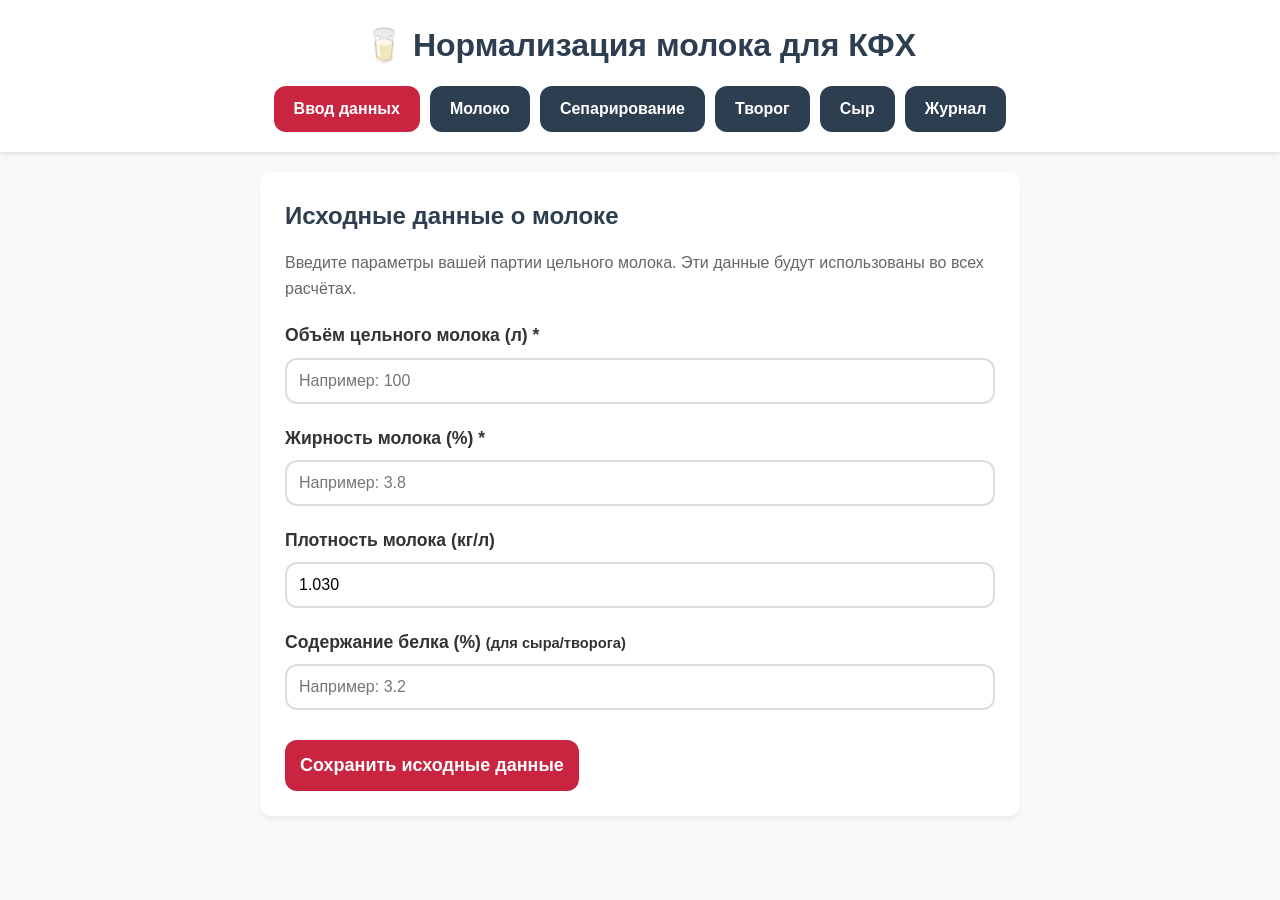
<file: index.html>
<!DOCTYPE html>
<html lang="ru">
<head>
    <meta charset="UTF-8">
    <meta name="viewport" content="width=device-width, initial-scale=1.0">
    <title>Нормализация молока - Главная</title>
    <link rel="stylesheet" href="style.css">
</head>
<body>
    <header>
        <h1>🥛 Нормализация молока для КФХ</h1>
        <nav>
            <a href="index.html" class="active">Ввод данных</a>
            <a href="milk.html">Молоко</a>
            <a href="separation.html">Сепарирование</a>
            <a href="cottagecheese.html">Творог</a>
            <a href="cheese.html">Сыр</a>
            <a href="journal.html">Журнал</a>
        </nav>
    </header>

    <div class="container">
        <div class="card">
            <h2>Исходные данные о молоке</h2>
            <p style="margin-bottom: 20px; color: #666;">Введите параметры вашей партии цельного молока. Эти данные будут использованы во всех расчётах.</p>
            
            <form id="milkForm">
                <div class="form-group">
                    <label for="volume">Объём цельного молока (л) *</label>
                    <input type="number" id="volume" step="0.1" required placeholder="Например: 100">
                </div>
                
                <div class="form-group">
                    <label for="fat">Жирность молока (%) *</label>
                    <input type="number" id="fat" step="0.01" required placeholder="Например: 3.8">
                </div>

                <div class="form-group">
                    <label for="density">Плотность молока (кг/л)</label>
                    <input type="number" id="density" step="0.001" value="1.030" placeholder="1.030">
                </div>

                <div class="form-group">
                    <label for="protein">Содержание белка (%) <small>(для сыра/творога)</small></label>
                    <input type="number" id="protein" step="0.01" placeholder="Например: 3.2">
                </div>

                <button type="submit" class="btn btn-accent">Сохранить исходные данные</button>
            </form>

            <div id="resultBox" class="result-box"></div>
        </div>
    </div>

    <script src="script.js"></script>
</body>
</html>
</file>
<file: style.css>
:root {
    --color-accent: #C92440; /* Ошибки, важные кнопки */
    --color-warning: #FFC240; /* Предупреждения */
    --color-success: #A0D7C7; /* Успех, фон результатов */
    --color-text: #333;
    --color-bg: #f9f9f9;
    --font-main: sans-serif;
    --radius: 12px;
    --spacing: 16px;
}

* {
    box-sizing: border-box;
    margin: 0;
    padding: 0;
}

body {
    font-family: var(--font-main);
    background-color: var(--color-bg);
    color: var(--color-text);
    line-height: 1.6;
    padding-bottom: 40px;
}

header {
    background: #fff;
    padding: 20px;
    box-shadow: 0 2px 5px rgba(0,0,0,0.1);
    text-align: center;
    margin-bottom: 20px;
}

h1, h2, h3 {
    margin-bottom: 15px;
    color: #2c3e50;
}

nav {
    display: flex;
    flex-wrap: wrap;
    justify-content: center;
    gap: 10px;
    margin-top: 15px;
}

nav a {
    text-decoration: none;
    color: #fff;
    background-color: #2c3e50;
    padding: 10px 20px;
    border-radius: var(--radius);
    font-weight: bold;
    transition: opacity 0.2s;
}

nav a:hover {
    opacity: 0.9;
}

nav a.active {
    background-color: var(--color-accent);
}

.container {
    max-width: 800px;
    margin: 0 auto;
    padding: 0 20px;
}

.card {
    background: #fff;
    padding: 25px;
    border-radius: var(--radius);
    box-shadow: 0 4px 6px rgba(0,0,0,0.05);
    margin-bottom: 20px;
}

.form-group {
    margin-bottom: 20px;
}

label {
    display: block;
    margin-bottom: 8px;
    font-weight: 600;
    font-size: 1.1rem;
}

input[type="number"],
input[type="text"],
select {
    width: 100%;
    padding: 12px;
    font-size: 16px; /* Крупный шрифт для мобильных */
    border: 2px solid #ddd;
    border-radius: var(--radius);
    outline: none;
    transition: border-color 0.2s;
}

input:focus, select:focus {
    border-color: #2c3e50;
}

.radio-group {
    display: flex;
    flex-direction: column;
    gap: 10px;
    margin-bottom: 15px;
}

.radio-label {
    display: flex;
    align-items: center;
    gap: 10px;
    font-weight: normal;
    cursor: pointer;
    padding: 10px;
    border: 1px solid #eee;
    border-radius: var(--radius);
}

.radio-label input {
    width: auto;
}

.btn {
    display: inline-block;
    width: 100%;
    padding: 15px;
    font-size: 18px;
    font-weight: bold;
    color: #fff;
    background-color: #2c3e50;
    border: none;
    border-radius: var(--radius);
    cursor: pointer;
    text-align: center;
    margin-top: 10px;
    min-height: 44px;
}

.btn-accent {
    background-color: var(--color-accent);
}

.btn-success {
    background-color: #27ae60;
}

.btn:hover {
    opacity: 0.95;
}

.result-box {
    margin-top: 25px;
    padding: 20px;
    border-radius: var(--radius);
    display: none; /* Скрыто по умолчанию */
}

.result-box.success {
    display: block;
    background-color: var(--color-success);
    border: 1px solid #8bc3a8;
    color: #004d40;
}

.result-box.error {
    display: block;
    background-color: #ffebee;
    border: 1px solid var(--color-accent);
    color: var(--color-accent);
}

.result-box.warning {
    display: block;
    background-color: #fff8e1;
    border: 1px solid var(--color-warning);
    color: #bfa000;
}

.table-responsive {
    overflow-x: auto;
    margin-top: 15px;
}

table {
    width: 100%;
    border-collapse: collapse;
    background: #fff;
    border-radius: var(--radius);
    overflow: hidden;
}

th, td {
    padding: 12px;
    text-align: left;
    border-bottom: 1px solid #eee;
}

th {
    background-color: #f1f1f1;
    font-weight: 600;
}

.hidden {
    display: none;
}

/* Journal Styles */
.journal-entry {
    border: 1px solid #eee;
    padding: 15px;
    margin-bottom: 15px;
    border-radius: var(--radius);
    background: #fff;
    cursor: pointer;
    transition: transform 0.2s;
}

.journal-entry:hover {
    transform: translateY(-2px);
    box-shadow: 0 4px 8px rgba(0,0,0,0.1);
}

.journal-date {
    font-size: 0.9rem;
    color: #777;
}

.journal-type {
    font-weight: bold;
    color: #2c3e50;
    text-transform: uppercase;
    font-size: 0.85rem;
    letter-spacing: 1px;
}

.journal-details {
    margin-top: 15px;
    padding-top: 15px;
    border-top: 1px dashed #ccc;
    font-size: 0.95rem;
}

@media (min-width: 600px) {
    .btn {
        width: auto;
        min-width: 200px;
    }
    
    .radio-group {
        flex-direction: row;
    }
}
</file>
